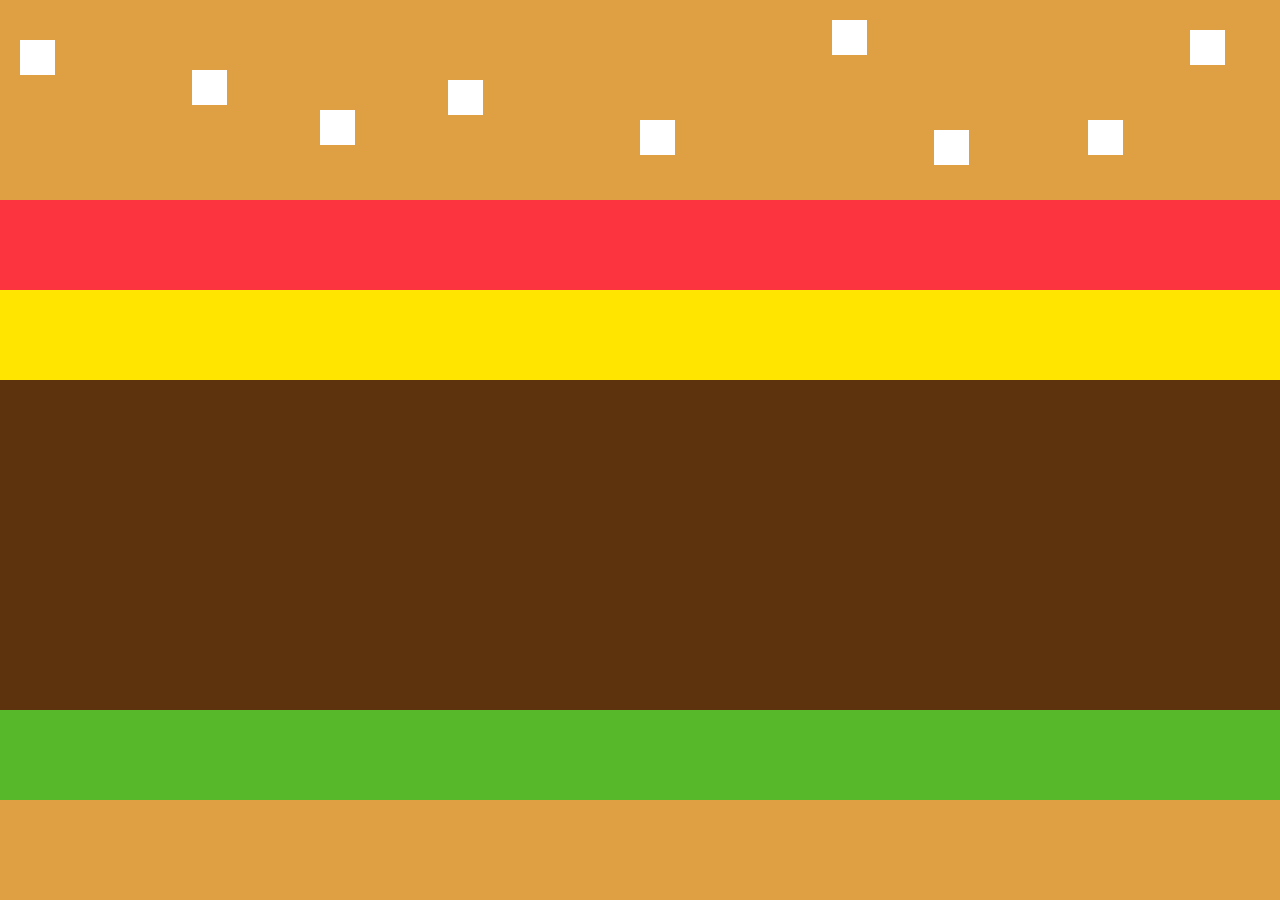
<file: index.html>
<!DOCTYPE html>
<html lang="en">

<head>
    <meta charset="UTF-8">
    <meta http-equiv="X-UA-Compatible" content="IE=edge">
    <meta name="viewport" content="width=device-width, initial-scale=1.0">
    <link rel="stylesheet" href="./style/main.css">
    <title>Document</title>
</head>

<body>
    <header class="header-container">
        <div class="sesame"></div>
        <div class="sesame"></div>
        <div class="sesame"></div>
        <div class="sesame"></div>
        <div class="sesame"></div>
        <div class="sesame"></div>
        <div class="sesame"></div>
        <div class="sesame"></div>
        <div class="sesame"></div>
    </header>
    <main class="main-container">
        <a href="./page3.html">
            <div style="background-color: #FB3440;" class="red-section">
                <h1>To enjoy a good BURGER</h1>
            </div>
        </a>
        <a href="./page2.html">
            <div style="background-color: #FFE500;" class="yellow-section">
                <h1>Common cheeses in BURGERS</h1>
            </div>
        </a>
        <a class="brown-link" href="./page1.html">
            <div style="background-color: #5D330D;" class="brown-section">
                <h1>5 facts about BURGERS</h1>
            </div>
        </a>
        <a href="./page4.html">
            <div style="background-color: #57B82A;" class="green-section">
                <h1>Vegetarian and Vegan BURGERS</h1>
            </div>
        </a>
        <a href="./page5.html">
            <div style="background-color: #DFA043;" class="light-brown-section">
                <h1>Fries</h1>
            </div>
        </a>
    </main>
</body>

</html>
</file>
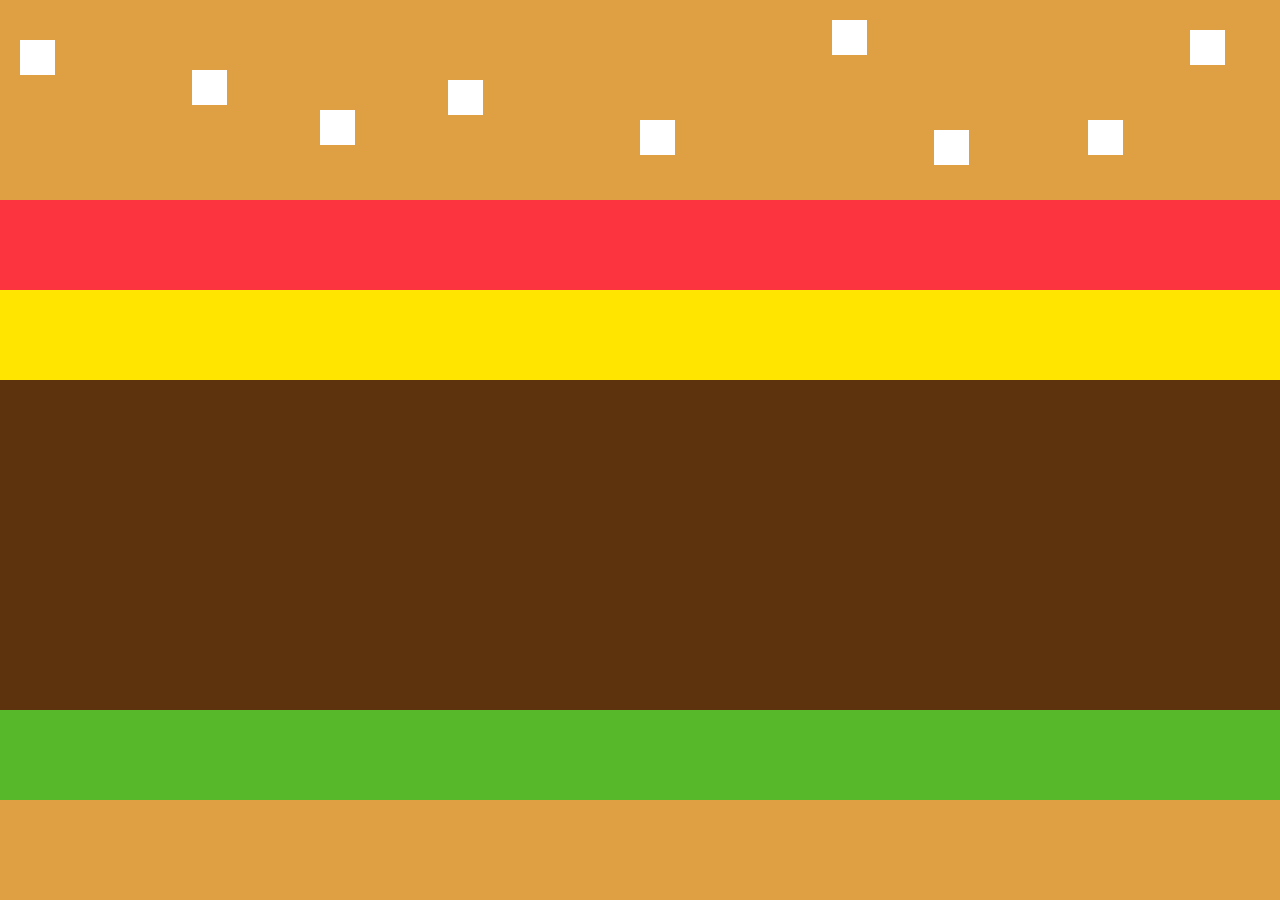
<file: main.html>
<!DOCTYPE html>
<html lang="en">

<head>
    <meta charset="UTF-8">
    <meta http-equiv="X-UA-Compatible" content="IE=edge">
    <meta name="viewport" content="width=device-width, initial-scale=1.0">
    <link rel="stylesheet" href="./style/main.css">
    <title>Document</title>
</head>

<body>
    <header class="header-container">
        <div class="sesame"></div>
        <div class="sesame"></div>
        <div class="sesame"></div>
        <div class="sesame"></div>
        <div class="sesame"></div>
        <div class="sesame"></div>
        <div class="sesame"></div>
        <div class="sesame"></div>
        <div class="sesame"></div>
    </header>
    <main class="main-container">
        <a href="./page3.html">
            <div style="background-color: #FB3440;" class="red-section"></div>
        </a>
        <a href="./page2.html">
            <div style="background-color: #FFE500;" class="yellow-section"></div>
        </a>
        <a class="brown-link" href="./page1.html">
            <div style="background-color: #5D330D;" class="brown-section"></div>
        </a>
        <a href="./page4.html">
            <div style="background-color: #57B82A;" class="green-section"></div>
        </a>
        <a href="./page5.html">
            <div style="background-color: #DFA043;" class="light-brown-section"></div>
        </a>
    </main>
</body>

</html>
</file>
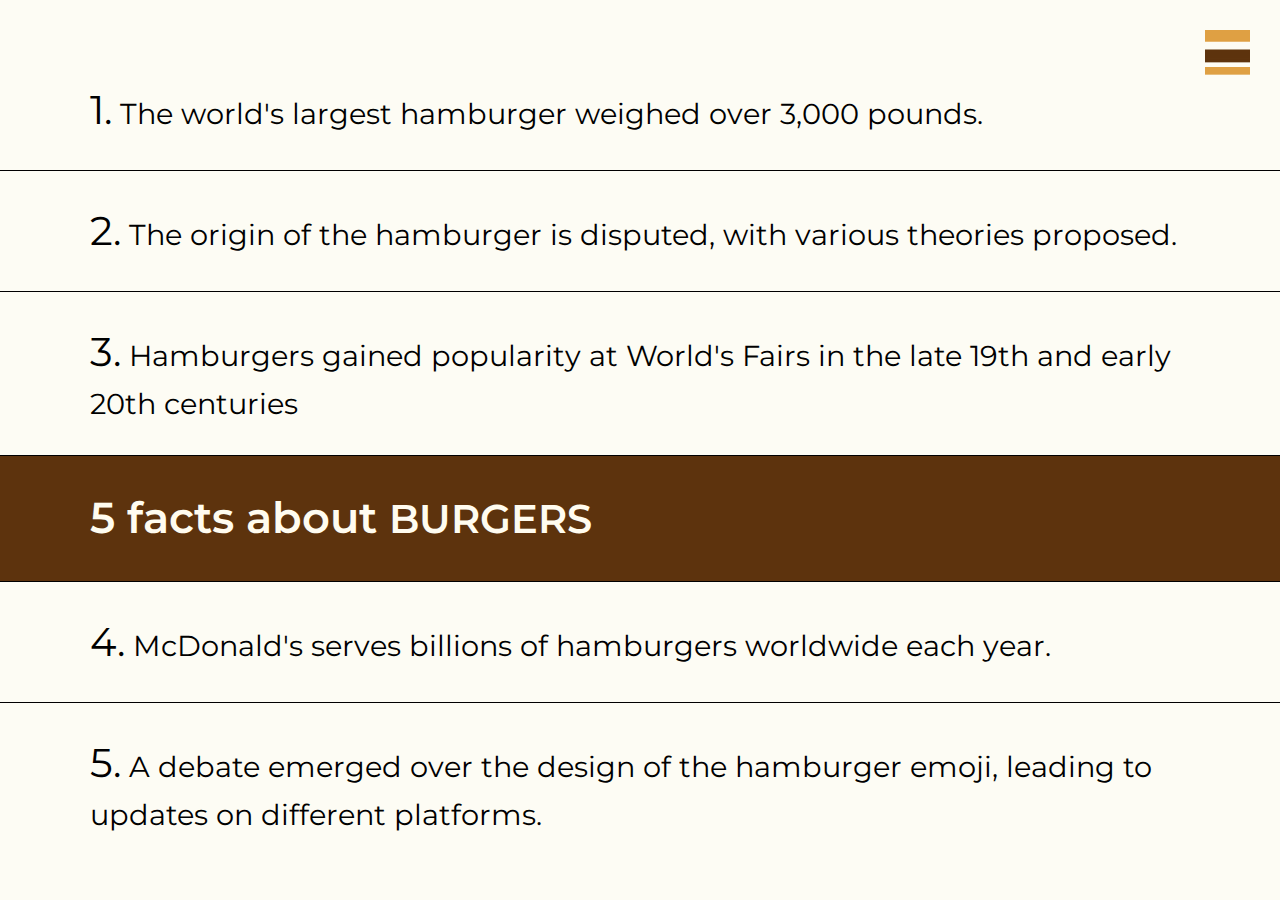
<file: page1.html>
<!DOCTYPE html>
<html lang="en">

<head>
    <meta charset="UTF-8">
    <meta http-equiv="X-UA-Compatible" content="IE=edge">
    <meta name="viewport" content="width=device-width, initial-scale=1.0">
    <link rel="stylesheet" href="./style/page1.css">
    <title>Document</title>
</head>

<body>
    <main class="main-container">
        <div class="fact-list-container">
            <ul class="fact-list">
                <li><span>1.</span> The world's largest hamburger weighed over 3,000 pounds.</li>
                <li><span>2.</span> The origin of the hamburger is disputed, with various theories proposed.</li>
                <li><span>3.</span> Hamburgers gained popularity at World's Fairs in the late 19th and early 20th
                    centuries</li>
                <li class="headline"> 5 facts about <span>BURGERS</span> </li>
                <li><span>4.</span> McDonald's serves billions of hamburgers worldwide each year.</li>
                <li><span>5.</span> A debate emerged over the design of the hamburger emoji, leading to updates on
                    different platforms.</li>
            </ul>
        </div>
        <div class="hamburger">
            <a href="./index.html">
                <img src="./style/svg/hamburger.svg" alt="">
            </a>
        </div>
    </main>
</body>

</html>
</file>
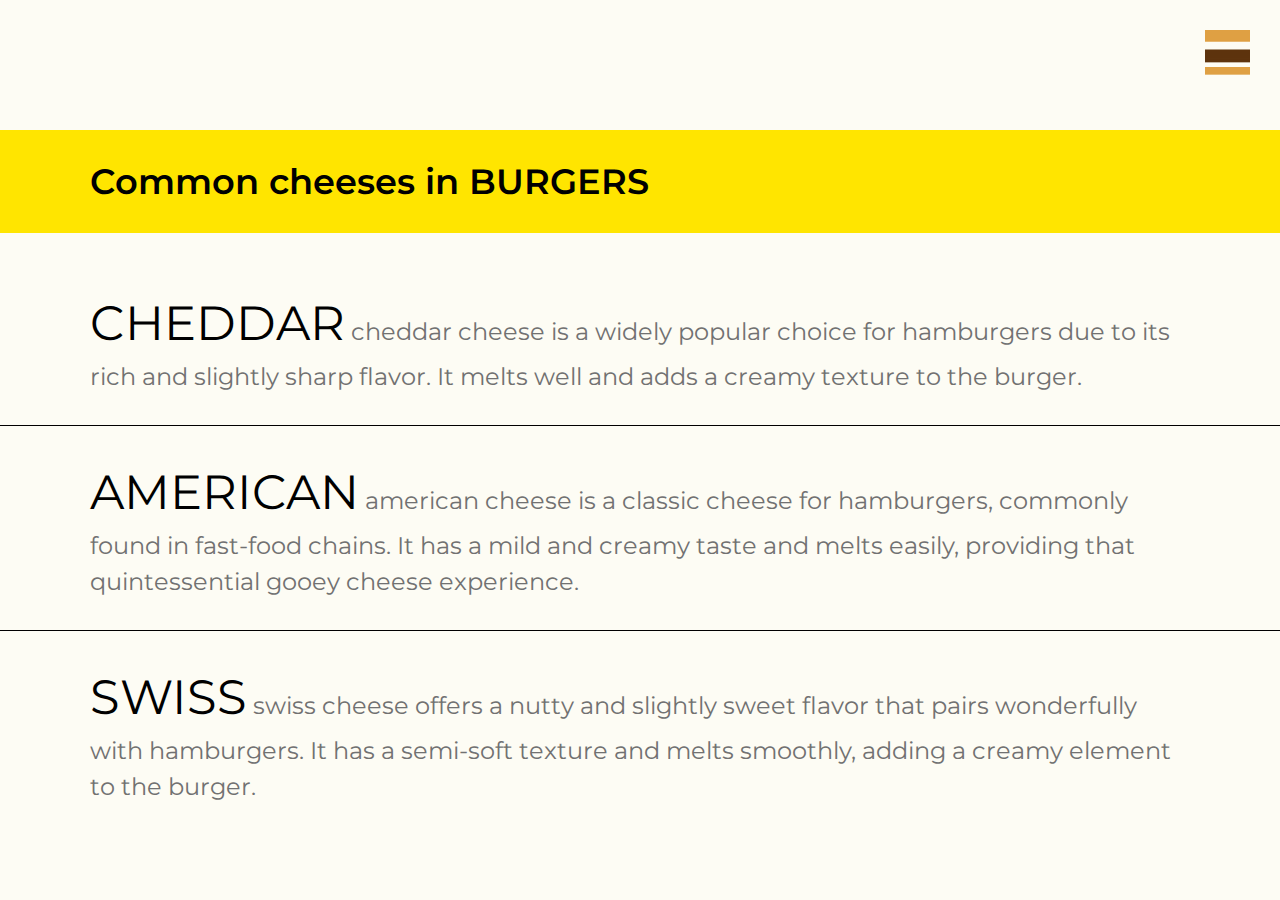
<file: page2.html>
<!DOCTYPE html>
<html lang="en">

<head>
    <meta charset="UTF-8">
    <meta http-equiv="X-UA-Compatible" content="IE=edge">
    <meta name="viewport" content="width=device-width, initial-scale=1.0">
    <link rel="stylesheet" href="./style/page2.css">
    <title>Document</title>
</head>

<body>
    <main class="main-container">
        <div class="fact-list-container">
            <h1>Common cheeses in BURGERS</h1>
            <ul class="fact-list">
                <li><span>CHEDDAR</span> cheddar cheese is a widely popular choice for hamburgers due to its rich and slightly sharp flavor. It melts well and adds a creamy texture to the burger.</li>
                <li><span>AMERICAN</span> american cheese is a classic cheese for hamburgers, commonly found in fast-food chains. It has a mild and creamy taste and melts easily, providing that quintessential gooey cheese experience.</li>
                <li><span>SWISS</span> swiss cheese offers a nutty and slightly sweet flavor that pairs wonderfully with hamburgers. It has a semi-soft texture and melts smoothly, adding a creamy element to the burger.</li>
            </ul>
        </div>
        <div class="hamburger">
            <a href="./index.html">
                <img src="./style/svg/hamburger.svg" alt="">
            </a>
        </div>
    </main>
</body>

</html>
</file>
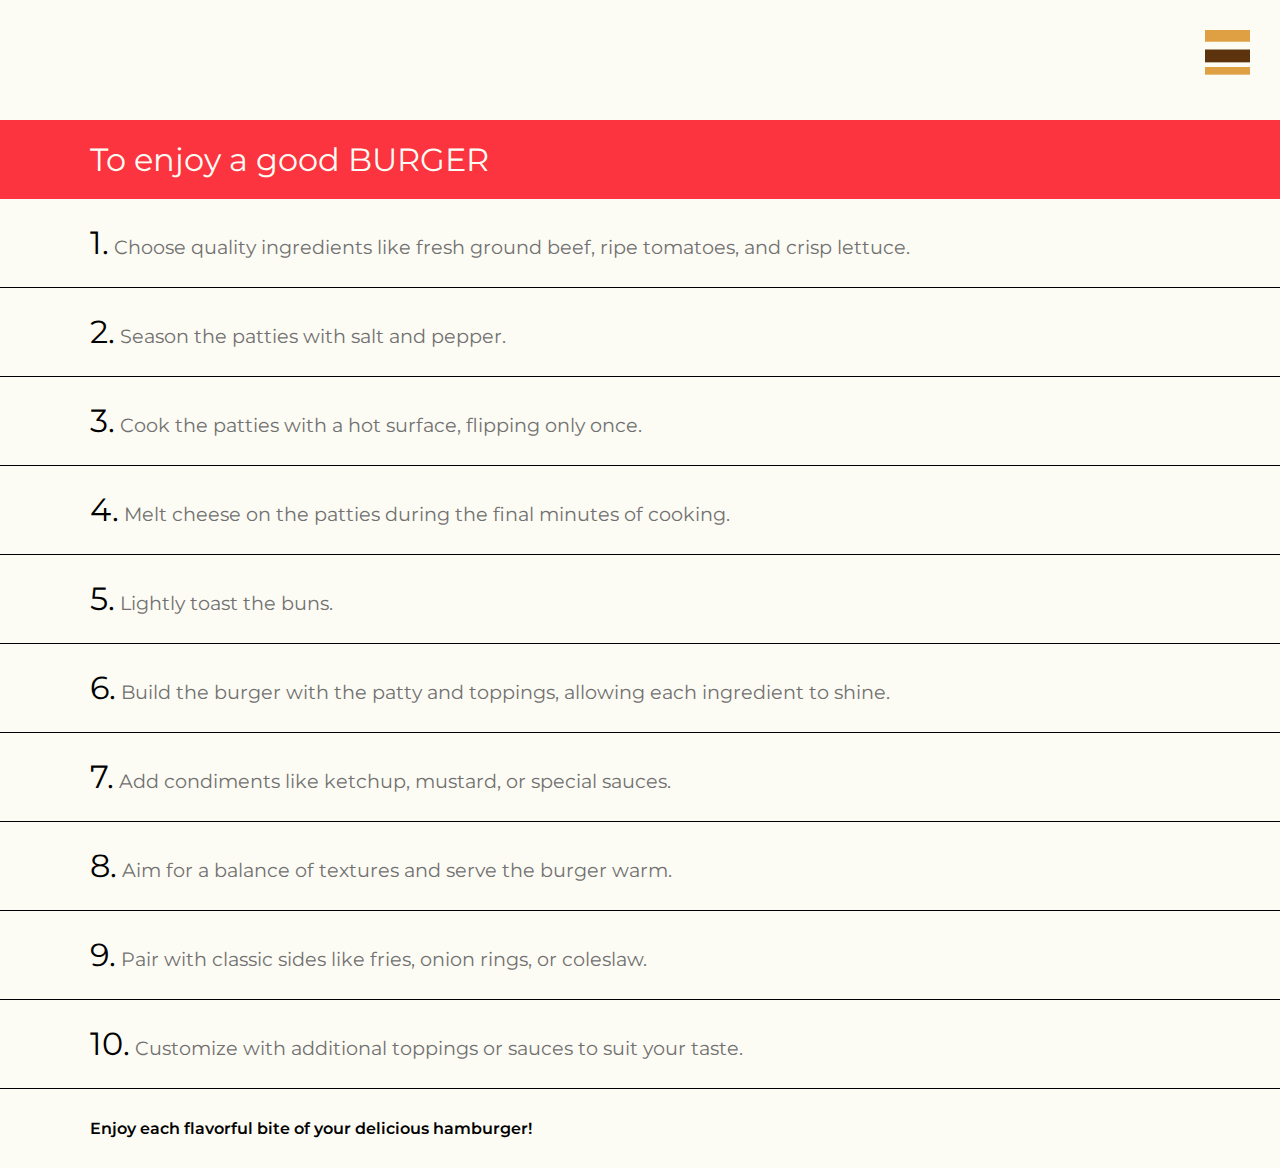
<file: page3.html>
<!DOCTYPE html>
<html lang="en">

<head>
    <meta charset="UTF-8">
    <meta http-equiv="X-UA-Compatible" content="IE=edge">
    <meta name="viewport" content="width=device-width, initial-scale=1.0">
    <link rel="stylesheet" href="./style/page3.css">
    <title>Document</title>
</head>

<body>
    <main class="main-container">
        <div class="fact-list-container">
            <h1>To enjoy a good BURGER</h1>
            <ul class="fact-list">
                <li><span>1.</span> Choose quality ingredients like fresh ground beef, ripe tomatoes, and crisp lettuce.</li>
                <li><span>2.</span> Season the patties with salt and pepper.</li>
                <li><span>3.</span> Cook the patties with a hot surface, flipping only once.</li>
                <li><span>4.</span> Melt cheese on the patties during the final minutes of cooking.</li>
                <li><span>5.</span> Lightly toast the buns.</li>
                <li><span>6.</span> Build the burger with the patty and toppings, allowing each ingredient to shine.</li>
                <li><span>7.</span> Add condiments like ketchup, mustard, or special sauces.</li>
                <li><span>8.</span> Aim for a balance of textures and serve the burger warm.</li>
                <li><span>9.</span> Pair with classic sides like fries, onion rings, or coleslaw.</li>
                <li><span>10.</span> Customize with additional toppings or sauces to suit your taste.</li>
            </ul>
            <p>Enjoy each flavorful bite of your delicious hamburger!</p>
        </div>
        <div class="hamburger">
            <a href="./index.html">
                <img src="./style/svg/hamburger.svg" alt="">
            </a>
        </div>
    </main>
</body>

</html>
</file>
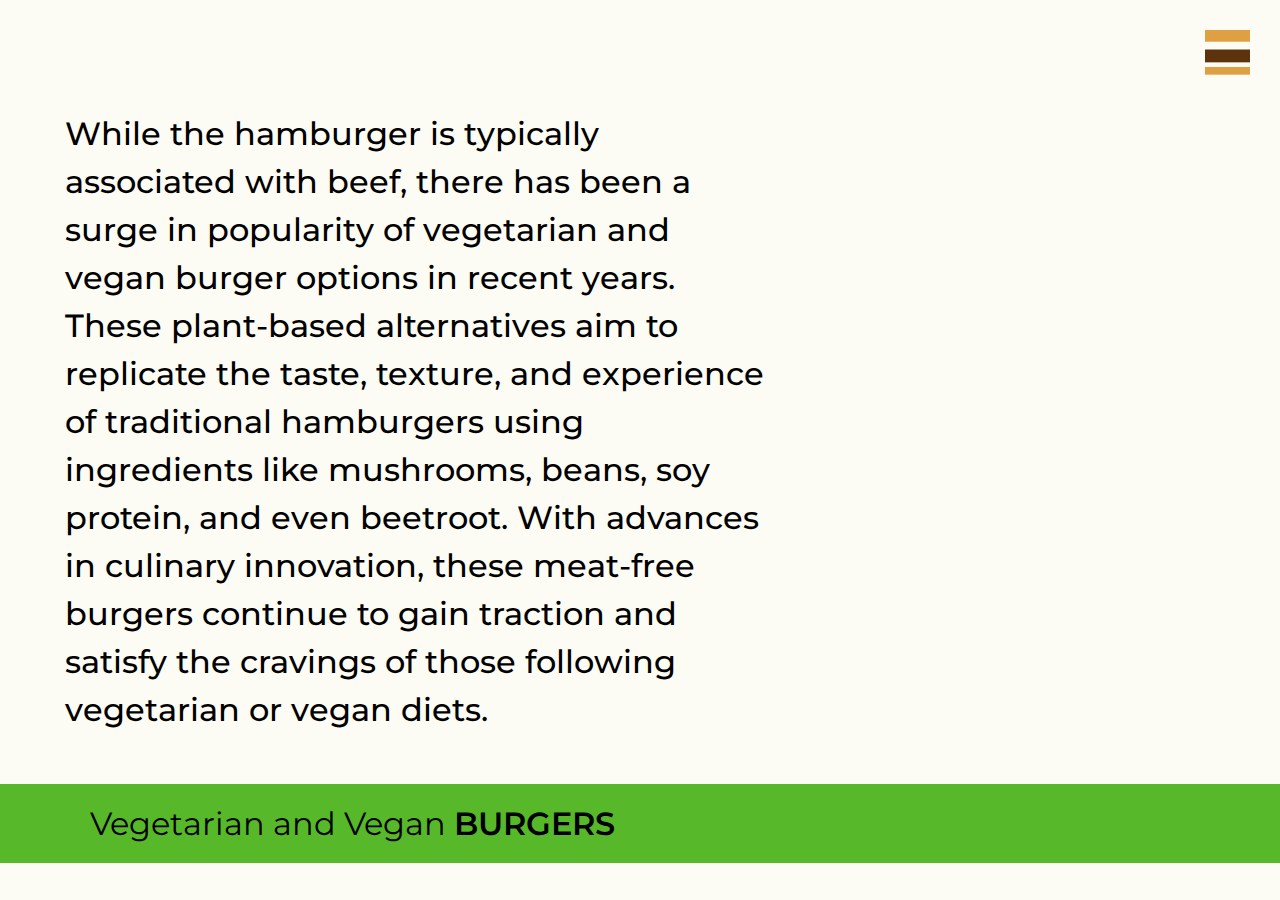
<file: page4.html>
<!DOCTYPE html>
<html lang="en">

<head>
    <meta charset="UTF-8">
    <meta http-equiv="X-UA-Compatible" content="IE=edge">
    <meta name="viewport" content="width=device-width, initial-scale=1.0">
    <link rel="stylesheet" href="./style/page4.css">
    <title>Document</title>
</head>

<body>
    <main class="main-container">
        <section class="content-container">
            While the hamburger is typically associated with beef, there has been a surge in popularity of vegetarian
            and vegan burger options in recent years. These plant-based alternatives aim to replicate the taste,
            texture, and experience of traditional hamburgers using ingredients like mushrooms, beans, soy protein, and
            even beetroot. With advances in culinary innovation, these meat-free burgers continue to gain traction and
            satisfy the cravings of those following vegetarian or vegan diets.
        </section>
        <h1>Vegetarian and Vegan <span>BURGERS</span></h1>
        <div class="hamburger">
            <a href="./index.html">
                <img src="./style/svg/hamburger.svg" alt="">
            </a>
        </div>
    </main>
</body>

</html>
</file>
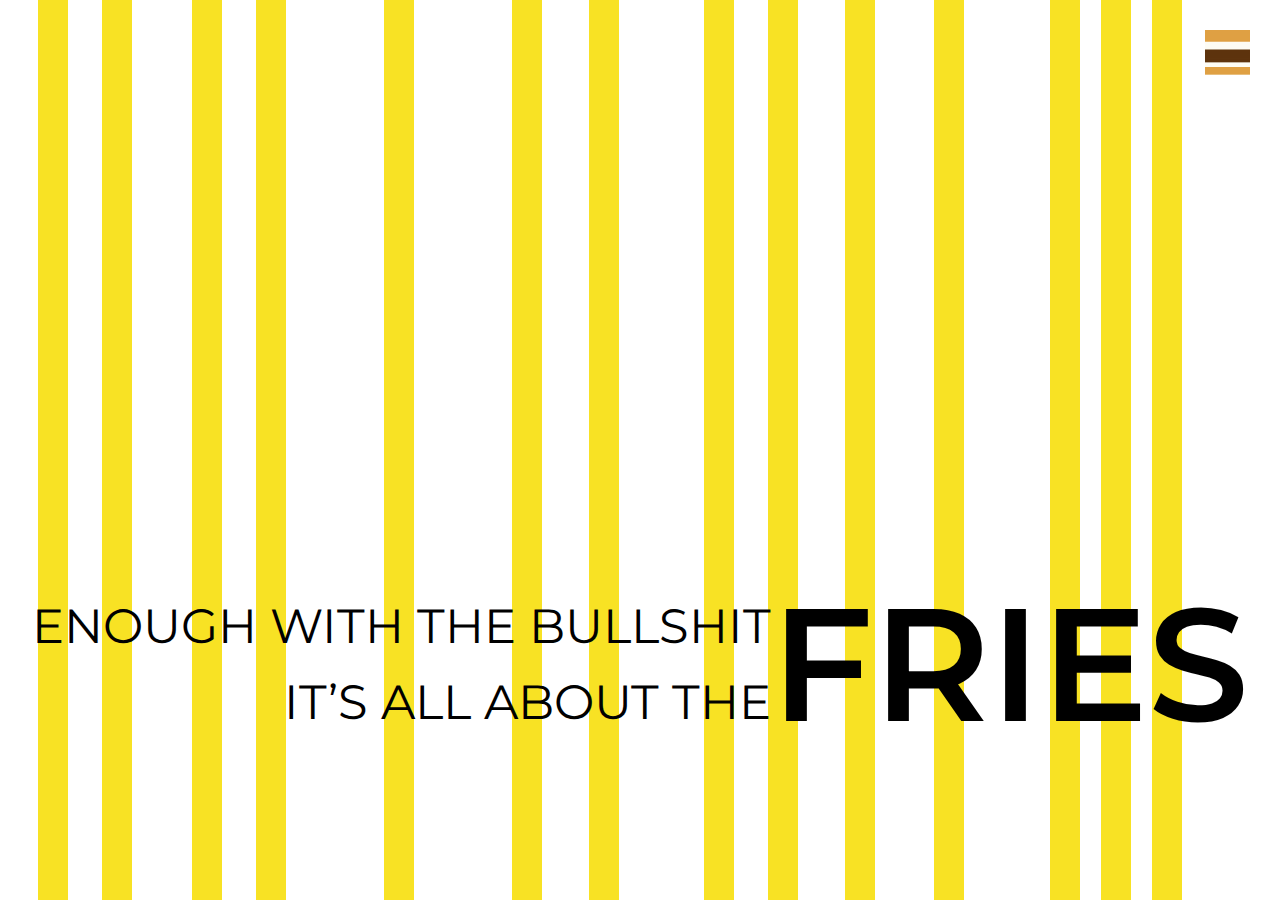
<file: page5.html>
<!DOCTYPE html>
<html lang="en">

<head>
    <meta charset="UTF-8">
    <meta http-equiv="X-UA-Compatible" content="IE=edge">
    <meta name="viewport" content="width=device-width, initial-scale=1.0">
    <link rel="stylesheet" href="./style/page5.css">
    <title>Document</title>
</head>

<body>
    <main class="main-container">
        <div class="fries"></div>
        <div class="fries"></div>
        <div class="fries"></div>
        <div class="fries"></div>
        <div class="fries"></div>
        <div class="fries"></div>
        <div class="fries"></div>
        <div class="fries"></div>
        <div class="fries"></div>
        <div class="fries"></div>
        <div class="fries"></div>
        <div class="fries"></div>
        <div class="fries"></div>
        <div class="fries"></div>
        <section class="content-container">
            <div class="sub-text">
                <p>ENOUGH WITH THE BULLSHIT</p>
                <p>IT’S ALL ABOUT THE</p>
            </div>
            <div class="headline">
                FRIES
            </div>
        </section>
        <div class="hamburger">
            <a href="./index.html">
                <img src="./style/svg/hamburger.svg" alt="">
            </a>
        </div>
    </main>
</body>

</html>
</file>
<file: style/main.css>
* {
    box-sizing: border-box;
}

html {
    height: 100vh;
}

body {
    margin: 0;
    height: 100%;
}


h1,
h2,
h3,
h4,
h5,
h6 {
    margin: 0;
}

.header-container {
    height: 200px;
    background-color: #DFA043;
    position: relative;
}

.sesame {
    width: 35px;
    height: 35px;
    background-color: white;
    position: absolute;
}

.sesame:hover{
    animation: rotate 1.5s ease-in-out ;
}

.sesame:nth-child(1) {
    top: 40px;
    left: 20px;
}

.sesame:nth-child(2) {
    top: 70px;
    left: 15%;
}

.sesame:nth-child(3) {
    top: 110px;
    left: 25%;
}

.sesame:nth-child(4) {
    top: 80px;
    left: 35%;
}

.sesame:nth-child(5) {
    top: 120px;
    left: 50%;
}

.sesame:nth-child(6) {
    top: 20px;
    left: 65%;
}

.sesame:nth-child(7) {
    top: 130px;
    left: 73%;
}

.sesame:nth-child(8) {
    top: 120px;
    left: 85%;
}

.sesame:nth-child(9) {
    top: 30px;
    left: 93%;
}

.main-container {
    display: flex;
    flex-direction: column;
    height: calc(100vh - 210px);
}

.red-section, .yellow-section, .brown-section, .green-section, .light-brown-section {
    height: 90px;
    cursor: pointer;
    display: flex;
    align-items: center;
    justify-content: center;
}

a {
    height: 90px;
    cursor: pointer;
    text-decoration: none;
    color: inherit;
}

.brown-section {
    height: 100%;

}

.light-brown-section {
    height: 100px;
}

.brown-link {
    flex-grow: 1;
}

.main-container div:hover {
    opacity: 0.9;
    box-shadow: 0px 1px 20px 0px rgb(249 248 249 / 75%);
    transition:opacity 0.3s ease-in-out;
}

.main-container div h1 {
    opacity: 0;
    transition: opacity 0.2s ease-in-out;
    text-decoration: none;
    color: white;
    letter-spacing: 1.2px;
    font-size: 1.2rem;
}

.main-container div:hover h1 {
    opacity: 1;
    text-decoration: none;
    color: white;
    text-shadow: 0px 1px 1px white
}

@keyframes rotate{
    0% {transform: rotate(90deg) scale(1.2);}
    25% {transform: rotate(180deg) scale(1.3);}
    50% {transform: rotate(270deg) scale(1.5);}
    100% {transform: rotate(0deg) scale(1);}
}
</file>
<file: style/page1.css>
@font-face {
    font-family: Montserrat;
    src: url('./font/Montserrat/Montserrat-VariableFont_wght.ttf');
}

* {
    box-sizing: border-box;
}

html {
    font-family: Montserrat, sans-serif;
    height: 100vh;

}

body {
    margin: 0;
    height: 100%;
}

.main-container {
    background-color: #FDFCF4;
    height: 100%;
    padding-block:50px;
}

.fact-list {
    font-size: 1.8rem;
    line-height: 1.5;
    margin: 0;
    display: flex;
    flex-direction: column;
    list-style: none;
    padding: 0;
}

.fact-list li {
    padding-bottom: 20px;
    padding: 30px 90px;
    border-bottom: 1px solid black;
}

.headline {
    background-color: #5D330D;
    font-weight: 600;
    font-size: 2.7rem;
    color: #FFFCF0;
}

.fact-list li:last-child {
    border: none;
}

.fact-list span {
    font-size: 2.5rem;
}

.hamburger {
    height: 45;
    width: 45;
    position: absolute;
    top: 30px;
    right: 30px;
    cursor: pointer;
}
</file>
<file: style/page2.css>
@font-face {
    font-family: Montserrat;
    src: url('./font/Montserrat/Montserrat-VariableFont_wght.ttf');
}

* {
    box-sizing: border-box;
}

html {
    font-family: Montserrat, sans-serif;
    height: 100vh;

}

body {
    margin: 0;
    height: 100%;
}

.main-container {
    background-color: #FDFCF4;
    height: 100%;
    padding-block: 30px;
}

h1 {
    background-color: #FFE500;
    padding: 30px 90px;
    font-size: 2.2rem;
    font-weight: 600;
    margin-top: 100px;
}

.fact-list {
    font-size: 1.5rem;
    line-height: 1.5;
    margin: 0;
    display: flex;
    flex-direction: column;
    list-style: none;
    padding: 0;
}

.fact-list li {
    padding-bottom: 20px;
    padding: 30px 90px;
    border-bottom: 1px solid black;
    color: #717171;
}

.fact-list span {
    font-size: 3rem;
    color: black;
}

.fact-list li:last-child {
    border: none;
}

.hamburger {
    height: 45;
    width: 45;
    position: absolute;
    top: 30px;
    right: 30px;
    cursor: pointer;
}
</file>
<file: style/page3.css>
@font-face {
    font-family: Montserrat;
    src: url('./font/Montserrat/Montserrat-VariableFont_wght.ttf');
}

* {
    box-sizing: border-box;
}

html {
    font-family: Montserrat, sans-serif;
    height: 100vh;

}

body {
    margin: 0;
    height: 100%;
}

.main-container {
    background-color: #FDFCF4;
    min-height:calc(100%);
    padding-block-start: 70px;
}

h1{
    background: #FB3440;
    padding: 20px 90px;
    font-size: 2rem;
    font-weight: 400;
    margin-top: 50px;
    color: #FDFCF4;
    margin-bottom: 0;
}

.fact-list {
    font-size: 1.2rem;
    line-height: 1.5;
    margin: 0;
    display: flex;
    flex-direction: column;
    list-style: none;
    padding: 0;
}

.fact-list li {
    padding: 20px 90px;
    border-bottom: 1px solid black;
    color: #717171;
}

.fact-list span {
    font-size: 2rem;
    color: black;
}

p{
    padding: 30px 90px;
    margin: 0;
    font-weight: 600;
}

.hamburger {
    height: 45;
    width: 45;
    position: absolute;
    top: 30px;
    right: 30px;
    cursor: pointer;
}
</file>
<file: style/page4.css>
@font-face {
    font-family: Montserrat;
    src: url('./font/Montserrat/Montserrat-VariableFont_wght.ttf');
}

* {
    box-sizing: border-box;
}

html {
    font-family: Montserrat, sans-serif;
    height: 100vh;

}

body {
    margin: 0;
    height: 100%;
}

.main-container {
    background-color: #FDFCF4;
    min-height: calc(100%);
    padding-block-start: 40px;
}

h1 {
    background-color: #57B82A;
    padding: 20px 90px;
    font-size: 2rem;
    font-weight: 400;
    margin-top: 50px;
    margin-bottom: 0;
}

h1 span{
    font-weight: 600;
}

.content-container {
    padding: 70px 65px;
    width: 65%;
    font-weight: 500;
    line-height: 1.5;
    font-size: 2rem;
    padding-bottom: 0;
}

.hamburger {
    height: 45;
    width: 45;
    position: absolute;
    top: 30px;
    right: 30px;
    cursor: pointer;
}
</file>
<file: style/page5.css>
@font-face {
    font-family: Montserrat;
    src: url('./font/Montserrat/Montserrat-VariableFont_wght.ttf');
}

* {
    box-sizing: border-box;
}

html {
    font-family: Montserrat, sans-serif;
    height: 100vh;

}

body {
    margin: 0;
    height: 100%;
}

.main-container {
    height: 100vh;
    position: relative;
}


.fries {
    width: 30px;
    height: 100%;
    background-color: #F8E224;
    position: absolute;
    left: 3%;
}

.fries:nth-child(1) {
    left: 8%;
}

.fries:nth-child(2) {
    left: 15%;
}

.fries:nth-child(3) {
    left: 20%;
}

.fries:nth-child(4) {
    left: 30%;
}

.fries:nth-child(5) {
    left: 40%;
}

.fries:nth-child(6) {
    left: 46%;
}

.fries:nth-child(7) {
    left: 55%;
}

.fries:nth-child(8) {
    left: 60%;
}

.fries:nth-child(9) {
    left: 66%;
}

.fries:nth-child(10) {
    left: 73%;
}
.fries:nth-child(11) {
    left: 82%;
}
.fries:nth-child(12) {
    left: 86%;
}
.fries:nth-child(13) {
    left: 90%;
}

.content-container{
    position: absolute;
    text-align: right;
    display: flex;
    font-size: 3rem;
    left: 50%;
    transform:translateX(-50%);
    bottom: 20%;
}

.sub-text{
    display: flex;
    flex-direction: column;
    justify-content: space-between;
}

p{
    margin: 0;
    white-space: nowrap;
    line-height: 0.75;
}

.headline {
    font-size: 10rem;
    margin: 0;
    font-weight: 600;
    line-height: 0.7;
}

.hamburger {
    height: 45;
    width: 45;
    position: absolute;
    top: 30px;
    right: 30px;
    cursor: pointer;
}
</file>
